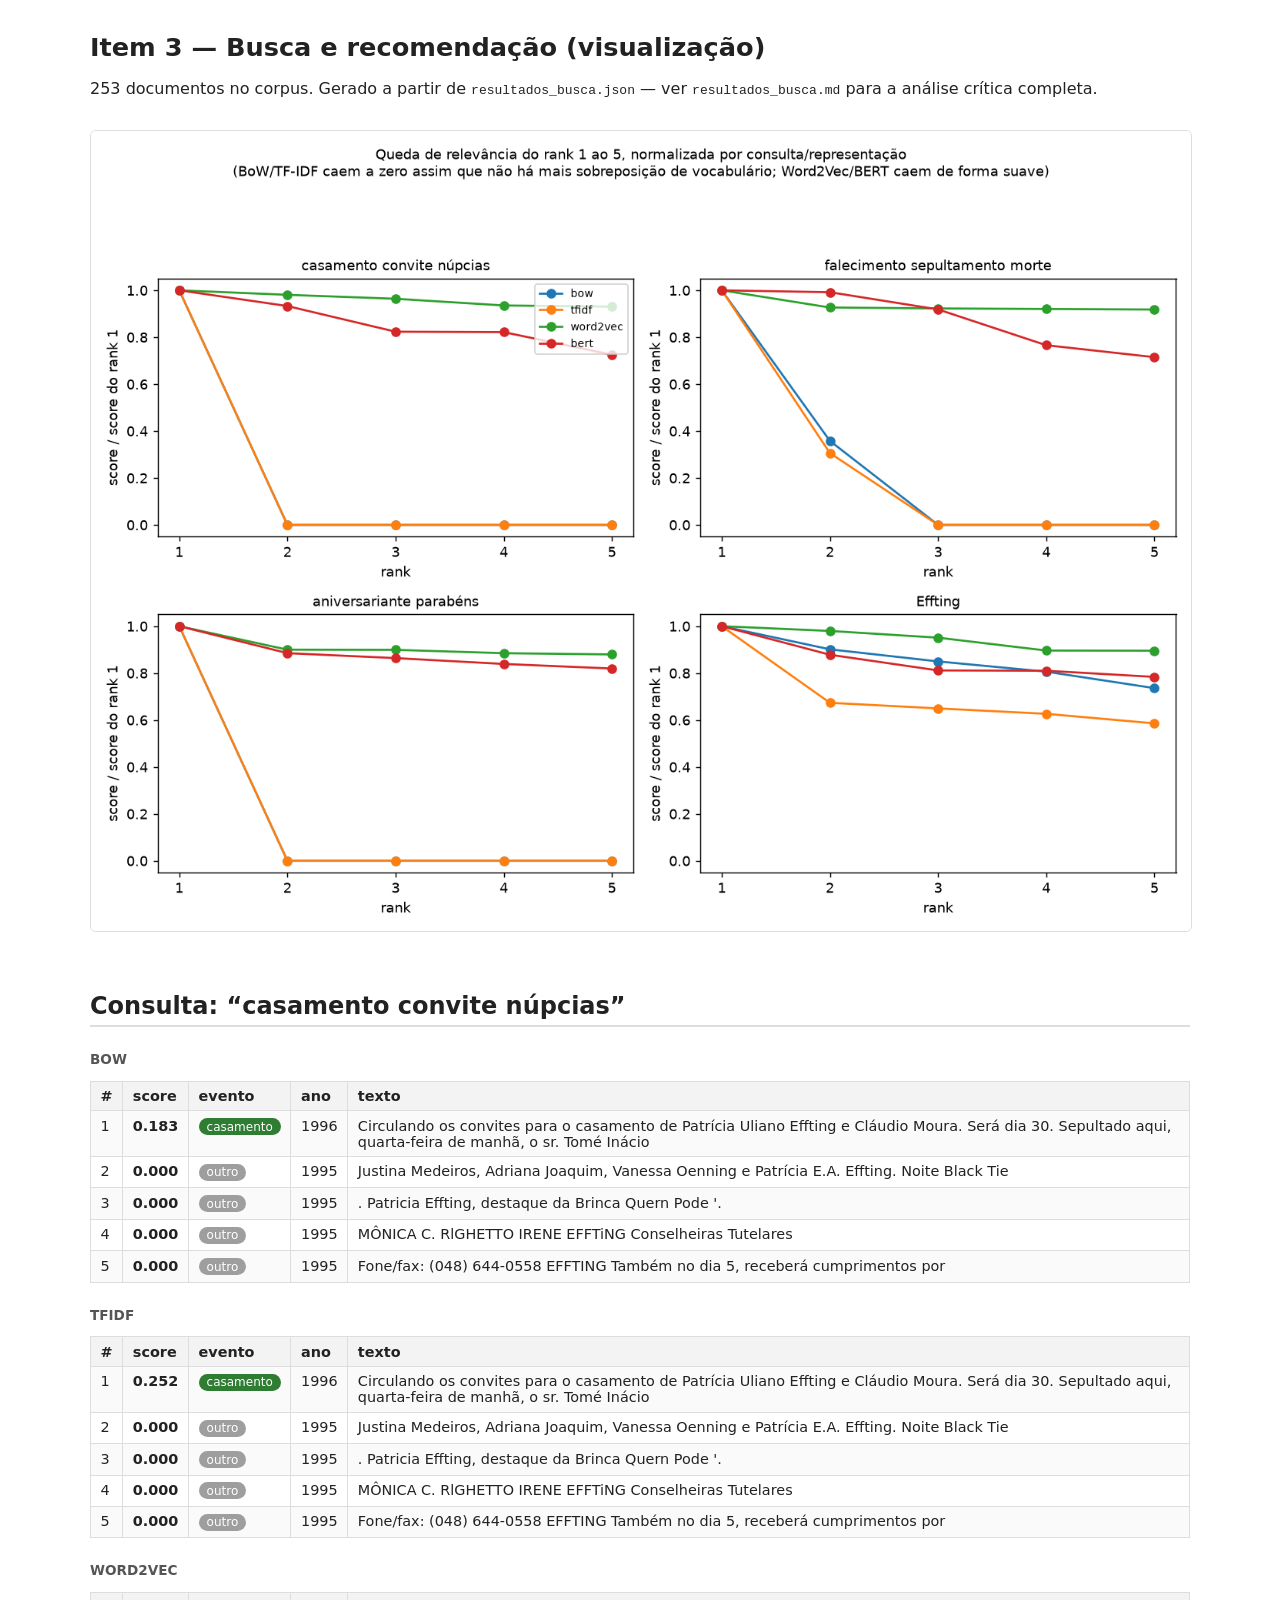
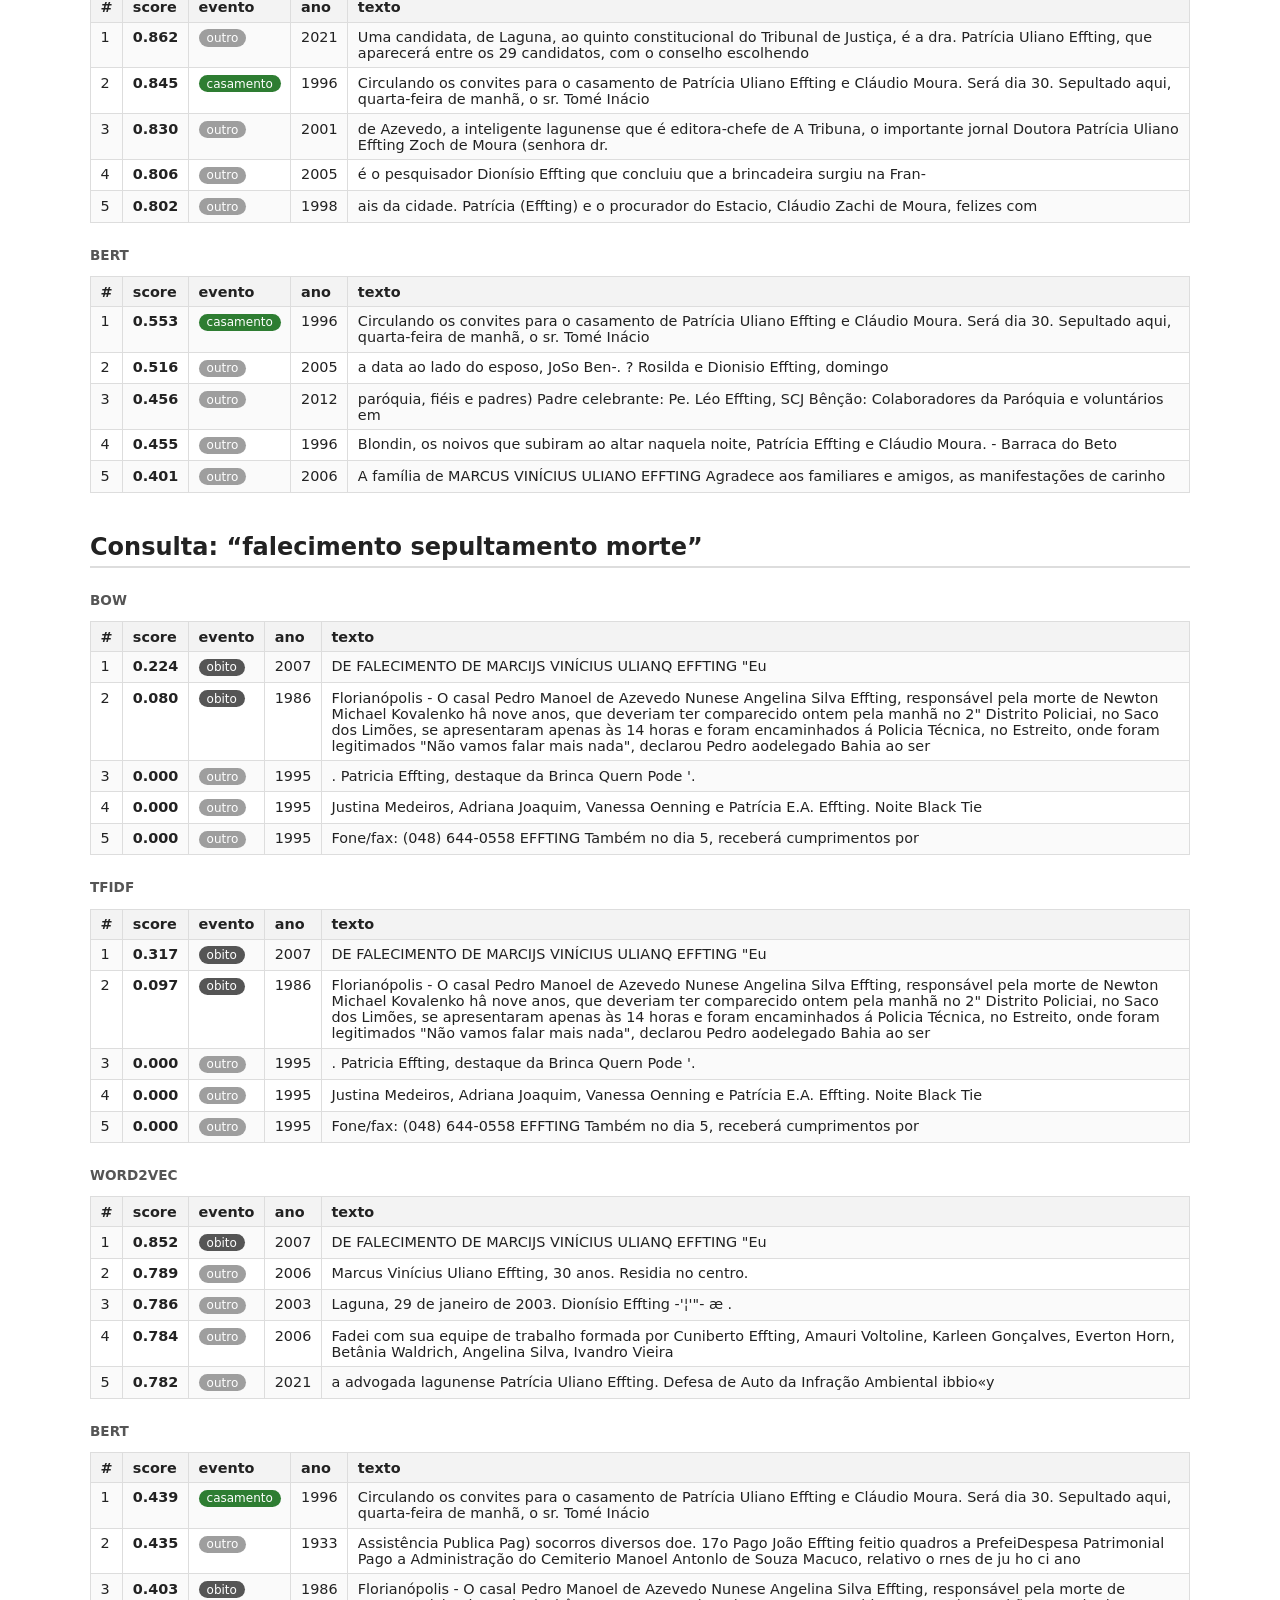
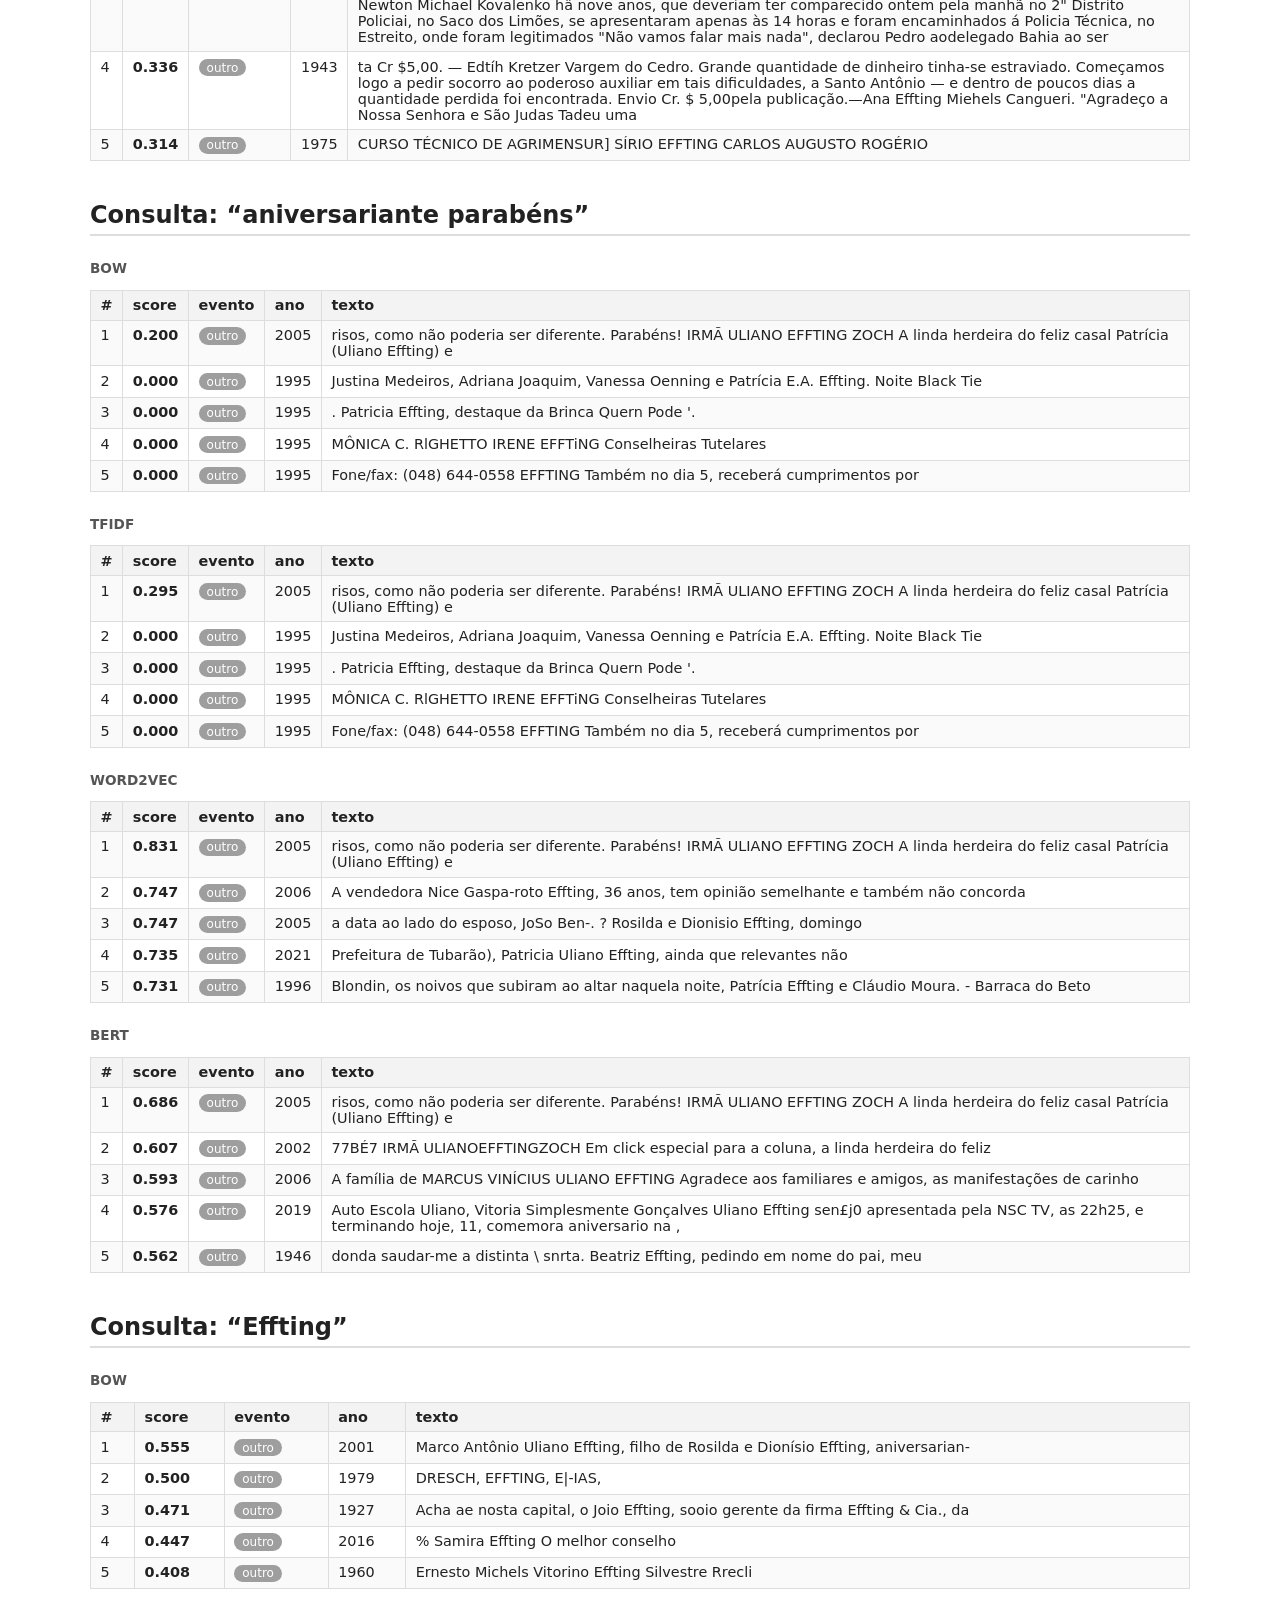
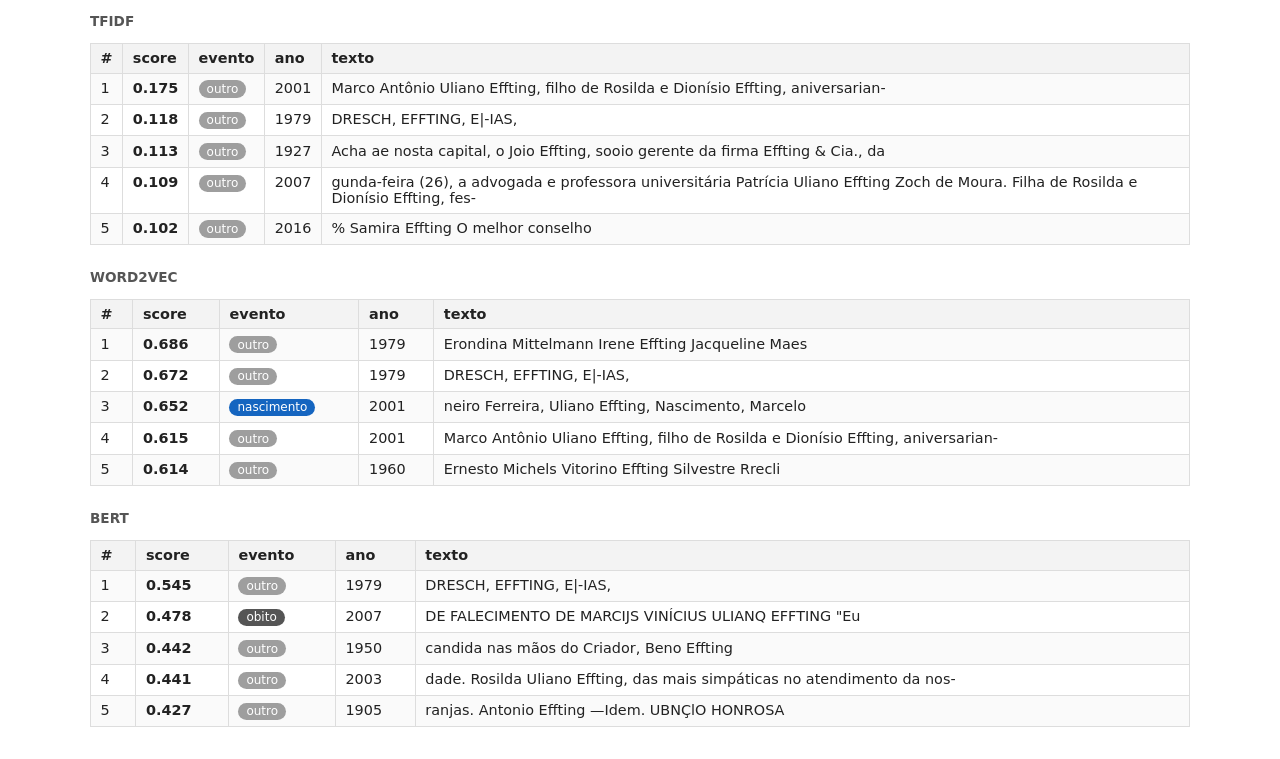
<file: trabalho_unidade3/relatorio_busca.html>
<!doctype html><html lang='pt-BR'><head><meta charset='utf-8'>
<title>Item 3 — Busca e recomendação</title>
<style>
body{font-family:system-ui,Arial,sans-serif;max-width:1100px;margin:2rem auto;padding:0 1rem;color:#222;}
h1{font-size:1.6rem} h2{margin-top:2.5rem;border-bottom:2px solid #ddd;padding-bottom:.3rem}
h3{margin-top:1.5rem;color:#444}
table{border-collapse:collapse;width:100%;margin-bottom:1rem;font-size:.9rem}
th,td{border:1px solid #ddd;padding:.4rem .6rem;text-align:left;vertical-align:top}
th{background:#f3f3f3}
tr:nth-child(even){background:#fafafa}
.badge{display:inline-block;padding:.1rem .5rem;border-radius:999px;color:#fff;font-size:.75rem}
.score{font-variant-numeric:tabular-nums;font-weight:600}
.rep{font-weight:700;text-transform:uppercase;font-size:.85rem;color:#555}
img{max-width:100%;border:1px solid #ddd;border-radius:6px;margin:1rem 0}
</style></head><body>
<h1>Item 3 — Busca e recomendação (visualização)</h1>
<p>253 documentos no corpus. Gerado a partir de <code>resultados_busca.json</code> — ver <code>resultados_busca.md</code> para a análise crítica completa.</p>
<img src='figuras/busca_queda_relevancia.png' alt='gráfico de queda de relevância'>
<h2>Consulta: “casamento convite núpcias”</h2>
<h3 class='rep'>bow</h3>
<table><tr><th>#</th><th>score</th><th>evento</th><th>ano</th><th>texto</th></tr>
<tr><td>1</td><td class='score'>0.183</td><td><span class='badge' style='background:#2e7d32'>casamento</span></td><td>1996</td><td>Circulando os convites para o casamento de Patrícia Uliano Effting e Cláudio Moura. Será dia 30. Sepultado aqui, quarta-feira de manhã, o sr. Tomé Inácio</td></tr>
<tr><td>2</td><td class='score'>0.000</td><td><span class='badge' style='background:#9e9e9e'>outro</span></td><td>1995</td><td>Justina Medeiros, Adriana Joaquim, Vanessa Oenning e Patrícia E.A. Effting. Noite Black Tie</td></tr>
<tr><td>3</td><td class='score'>0.000</td><td><span class='badge' style='background:#9e9e9e'>outro</span></td><td>1995</td><td>. Patricia Effting, destaque da Brinca Quern Pode &#x27;.</td></tr>
<tr><td>4</td><td class='score'>0.000</td><td><span class='badge' style='background:#9e9e9e'>outro</span></td><td>1995</td><td>MÔNICA C. RlGHETTO IRENE EFFTiNG Conselheiras Tutelares</td></tr>
<tr><td>5</td><td class='score'>0.000</td><td><span class='badge' style='background:#9e9e9e'>outro</span></td><td>1995</td><td>Fone/fax: (048) 644-0558 EFFTING Também no dia 5, receberá cumprimentos por</td></tr>
</table>
<h3 class='rep'>tfidf</h3>
<table><tr><th>#</th><th>score</th><th>evento</th><th>ano</th><th>texto</th></tr>
<tr><td>1</td><td class='score'>0.252</td><td><span class='badge' style='background:#2e7d32'>casamento</span></td><td>1996</td><td>Circulando os convites para o casamento de Patrícia Uliano Effting e Cláudio Moura. Será dia 30. Sepultado aqui, quarta-feira de manhã, o sr. Tomé Inácio</td></tr>
<tr><td>2</td><td class='score'>0.000</td><td><span class='badge' style='background:#9e9e9e'>outro</span></td><td>1995</td><td>Justina Medeiros, Adriana Joaquim, Vanessa Oenning e Patrícia E.A. Effting. Noite Black Tie</td></tr>
<tr><td>3</td><td class='score'>0.000</td><td><span class='badge' style='background:#9e9e9e'>outro</span></td><td>1995</td><td>. Patricia Effting, destaque da Brinca Quern Pode &#x27;.</td></tr>
<tr><td>4</td><td class='score'>0.000</td><td><span class='badge' style='background:#9e9e9e'>outro</span></td><td>1995</td><td>MÔNICA C. RlGHETTO IRENE EFFTiNG Conselheiras Tutelares</td></tr>
<tr><td>5</td><td class='score'>0.000</td><td><span class='badge' style='background:#9e9e9e'>outro</span></td><td>1995</td><td>Fone/fax: (048) 644-0558 EFFTING Também no dia 5, receberá cumprimentos por</td></tr>
</table>
<h3 class='rep'>word2vec</h3>
<table><tr><th>#</th><th>score</th><th>evento</th><th>ano</th><th>texto</th></tr>
<tr><td>1</td><td class='score'>0.862</td><td><span class='badge' style='background:#9e9e9e'>outro</span></td><td>2021</td><td>Uma candidata, de Laguna, ao quinto constitucional do Tribunal de Justiça, é a dra. Patrícia Uliano Effting, que aparecerá entre os 29 candidatos, com o conselho escolhendo</td></tr>
<tr><td>2</td><td class='score'>0.845</td><td><span class='badge' style='background:#2e7d32'>casamento</span></td><td>1996</td><td>Circulando os convites para o casamento de Patrícia Uliano Effting e Cláudio Moura. Será dia 30. Sepultado aqui, quarta-feira de manhã, o sr. Tomé Inácio</td></tr>
<tr><td>3</td><td class='score'>0.830</td><td><span class='badge' style='background:#9e9e9e'>outro</span></td><td>2001</td><td>de Azevedo, a inteligente lagunense que é editora-chefe de A Tribuna, o importante jornal Doutora Patrícia Uliano Effting Zoch de Moura (senhora dr.</td></tr>
<tr><td>4</td><td class='score'>0.806</td><td><span class='badge' style='background:#9e9e9e'>outro</span></td><td>2005</td><td>é o pesquisador Dionísio Effting que concluiu que a brincadeira surgiu na Fran-</td></tr>
<tr><td>5</td><td class='score'>0.802</td><td><span class='badge' style='background:#9e9e9e'>outro</span></td><td>1998</td><td>ais da cidade. Patrícia (Effting) e o procurador do Estacio, Cláudio Zachi de Moura, felizes com</td></tr>
</table>
<h3 class='rep'>bert</h3>
<table><tr><th>#</th><th>score</th><th>evento</th><th>ano</th><th>texto</th></tr>
<tr><td>1</td><td class='score'>0.553</td><td><span class='badge' style='background:#2e7d32'>casamento</span></td><td>1996</td><td>Circulando os convites para o casamento de Patrícia Uliano Effting e Cláudio Moura. Será dia 30. Sepultado aqui, quarta-feira de manhã, o sr. Tomé Inácio</td></tr>
<tr><td>2</td><td class='score'>0.516</td><td><span class='badge' style='background:#9e9e9e'>outro</span></td><td>2005</td><td>a data ao lado do esposo, JoSo Ben-. ? Rosilda e Dionisio Effting, domingo</td></tr>
<tr><td>3</td><td class='score'>0.456</td><td><span class='badge' style='background:#9e9e9e'>outro</span></td><td>2012</td><td>paróquia, fiéis e padres) Padre celebrante: Pe. Léo Effting, SCJ Bênção: Colaboradores da Paróquia e voluntários em</td></tr>
<tr><td>4</td><td class='score'>0.455</td><td><span class='badge' style='background:#9e9e9e'>outro</span></td><td>1996</td><td>Blondin, os noivos que subiram ao altar naquela noite, Patrícia Effting e Cláudio Moura. - Barraca do Beto</td></tr>
<tr><td>5</td><td class='score'>0.401</td><td><span class='badge' style='background:#9e9e9e'>outro</span></td><td>2006</td><td>A família de MARCUS VINÍCIUS ULIANO EFFTING Agradece aos familiares e amigos, as manifestações de carinho</td></tr>
</table>
<h2>Consulta: “falecimento sepultamento morte”</h2>
<h3 class='rep'>bow</h3>
<table><tr><th>#</th><th>score</th><th>evento</th><th>ano</th><th>texto</th></tr>
<tr><td>1</td><td class='score'>0.224</td><td><span class='badge' style='background:#555555'>obito</span></td><td>2007</td><td>DE FALECIMENTO DE MARCIJS VINÍCIUS ULIANQ EFFTING &quot;Eu</td></tr>
<tr><td>2</td><td class='score'>0.080</td><td><span class='badge' style='background:#555555'>obito</span></td><td>1986</td><td>Florianópolis - O casal Pedro Manoel de Azevedo Nunese Angelina Silva Effting, responsável pela morte de Newton Michael Kovalenko hâ nove anos, que deveriam ter comparecido ontem pela manhã no 2&quot; Distrito Policiai, no Saco dos Limões, se apresentaram apenas às 14 horas e foram encaminhados á Policia Técnica, no Estreito, onde foram legitimados &quot;Não vamos falar mais nada&quot;, declarou Pedro aodelegado Bahia ao ser</td></tr>
<tr><td>3</td><td class='score'>0.000</td><td><span class='badge' style='background:#9e9e9e'>outro</span></td><td>1995</td><td>. Patricia Effting, destaque da Brinca Quern Pode &#x27;.</td></tr>
<tr><td>4</td><td class='score'>0.000</td><td><span class='badge' style='background:#9e9e9e'>outro</span></td><td>1995</td><td>Justina Medeiros, Adriana Joaquim, Vanessa Oenning e Patrícia E.A. Effting. Noite Black Tie</td></tr>
<tr><td>5</td><td class='score'>0.000</td><td><span class='badge' style='background:#9e9e9e'>outro</span></td><td>1995</td><td>Fone/fax: (048) 644-0558 EFFTING Também no dia 5, receberá cumprimentos por</td></tr>
</table>
<h3 class='rep'>tfidf</h3>
<table><tr><th>#</th><th>score</th><th>evento</th><th>ano</th><th>texto</th></tr>
<tr><td>1</td><td class='score'>0.317</td><td><span class='badge' style='background:#555555'>obito</span></td><td>2007</td><td>DE FALECIMENTO DE MARCIJS VINÍCIUS ULIANQ EFFTING &quot;Eu</td></tr>
<tr><td>2</td><td class='score'>0.097</td><td><span class='badge' style='background:#555555'>obito</span></td><td>1986</td><td>Florianópolis - O casal Pedro Manoel de Azevedo Nunese Angelina Silva Effting, responsável pela morte de Newton Michael Kovalenko hâ nove anos, que deveriam ter comparecido ontem pela manhã no 2&quot; Distrito Policiai, no Saco dos Limões, se apresentaram apenas às 14 horas e foram encaminhados á Policia Técnica, no Estreito, onde foram legitimados &quot;Não vamos falar mais nada&quot;, declarou Pedro aodelegado Bahia ao ser</td></tr>
<tr><td>3</td><td class='score'>0.000</td><td><span class='badge' style='background:#9e9e9e'>outro</span></td><td>1995</td><td>. Patricia Effting, destaque da Brinca Quern Pode &#x27;.</td></tr>
<tr><td>4</td><td class='score'>0.000</td><td><span class='badge' style='background:#9e9e9e'>outro</span></td><td>1995</td><td>Justina Medeiros, Adriana Joaquim, Vanessa Oenning e Patrícia E.A. Effting. Noite Black Tie</td></tr>
<tr><td>5</td><td class='score'>0.000</td><td><span class='badge' style='background:#9e9e9e'>outro</span></td><td>1995</td><td>Fone/fax: (048) 644-0558 EFFTING Também no dia 5, receberá cumprimentos por</td></tr>
</table>
<h3 class='rep'>word2vec</h3>
<table><tr><th>#</th><th>score</th><th>evento</th><th>ano</th><th>texto</th></tr>
<tr><td>1</td><td class='score'>0.852</td><td><span class='badge' style='background:#555555'>obito</span></td><td>2007</td><td>DE FALECIMENTO DE MARCIJS VINÍCIUS ULIANQ EFFTING &quot;Eu</td></tr>
<tr><td>2</td><td class='score'>0.789</td><td><span class='badge' style='background:#9e9e9e'>outro</span></td><td>2006</td><td>Marcus Vinícius Uliano Effting, 30 anos. Residia no centro.</td></tr>
<tr><td>3</td><td class='score'>0.786</td><td><span class='badge' style='background:#9e9e9e'>outro</span></td><td>2003</td><td>Laguna, 29 de janeiro de 2003. Dionísio Effting -&#x27;¦&#x27;&quot;- æ .</td></tr>
<tr><td>4</td><td class='score'>0.784</td><td><span class='badge' style='background:#9e9e9e'>outro</span></td><td>2006</td><td>Fadei com sua equipe de trabalho formada por Cuniberto Effting, Amauri Voltoline, Karleen Gonçalves, Everton Horn, Betânia Waldrich, Angelina Silva, Ivandro Vieira</td></tr>
<tr><td>5</td><td class='score'>0.782</td><td><span class='badge' style='background:#9e9e9e'>outro</span></td><td>2021</td><td>a advogada lagunense Patrícia Uliano Effting. Defesa de Auto da Infração Ambiental ibbio«y</td></tr>
</table>
<h3 class='rep'>bert</h3>
<table><tr><th>#</th><th>score</th><th>evento</th><th>ano</th><th>texto</th></tr>
<tr><td>1</td><td class='score'>0.439</td><td><span class='badge' style='background:#2e7d32'>casamento</span></td><td>1996</td><td>Circulando os convites para o casamento de Patrícia Uliano Effting e Cláudio Moura. Será dia 30. Sepultado aqui, quarta-feira de manhã, o sr. Tomé Inácio</td></tr>
<tr><td>2</td><td class='score'>0.435</td><td><span class='badge' style='background:#9e9e9e'>outro</span></td><td>1933</td><td>Assistência Publica Pag) socorros diversos doe. 17o Pago João Effting feitio quadros a PrefeiDespesa Patrimonial Pago a Administração do Cemiterio Manoel Antonlo de Souza Macuco, relativo o rnes de ju ho ci ano</td></tr>
<tr><td>3</td><td class='score'>0.403</td><td><span class='badge' style='background:#555555'>obito</span></td><td>1986</td><td>Florianópolis - O casal Pedro Manoel de Azevedo Nunese Angelina Silva Effting, responsável pela morte de Newton Michael Kovalenko hâ nove anos, que deveriam ter comparecido ontem pela manhã no 2&quot; Distrito Policiai, no Saco dos Limões, se apresentaram apenas às 14 horas e foram encaminhados á Policia Técnica, no Estreito, onde foram legitimados &quot;Não vamos falar mais nada&quot;, declarou Pedro aodelegado Bahia ao ser</td></tr>
<tr><td>4</td><td class='score'>0.336</td><td><span class='badge' style='background:#9e9e9e'>outro</span></td><td>1943</td><td>ta Cr $5,00. — Edtíh Kretzer Vargem do Cedro. Grande quantidade de dinheiro tinha-se estraviado. Começamos logo a pedir socorro ao poderoso auxiliar em tais dificuldades, a Santo Antônio — e dentro de poucos dias a quantidade perdida foi encontrada. Envio Cr. $ 5,00pela publicação.—Ana Effting Miehels Cangueri. &quot;Agradeço a Nossa Senhora e São Judas Tadeu uma</td></tr>
<tr><td>5</td><td class='score'>0.314</td><td><span class='badge' style='background:#9e9e9e'>outro</span></td><td>1975</td><td>CURSO TÉCNICO DE AGRIMENSUR] SÍRIO EFFTING CARLOS AUGUSTO ROGÉRIO</td></tr>
</table>
<h2>Consulta: “aniversariante parabéns”</h2>
<h3 class='rep'>bow</h3>
<table><tr><th>#</th><th>score</th><th>evento</th><th>ano</th><th>texto</th></tr>
<tr><td>1</td><td class='score'>0.200</td><td><span class='badge' style='background:#9e9e9e'>outro</span></td><td>2005</td><td>risos, como não poderia ser diferente. Parabéns! IRMÃ ULIANO EFFTING ZOCH A linda herdeira do feliz casal Patrícia (Uliano Effting) e</td></tr>
<tr><td>2</td><td class='score'>0.000</td><td><span class='badge' style='background:#9e9e9e'>outro</span></td><td>1995</td><td>Justina Medeiros, Adriana Joaquim, Vanessa Oenning e Patrícia E.A. Effting. Noite Black Tie</td></tr>
<tr><td>3</td><td class='score'>0.000</td><td><span class='badge' style='background:#9e9e9e'>outro</span></td><td>1995</td><td>. Patricia Effting, destaque da Brinca Quern Pode &#x27;.</td></tr>
<tr><td>4</td><td class='score'>0.000</td><td><span class='badge' style='background:#9e9e9e'>outro</span></td><td>1995</td><td>MÔNICA C. RlGHETTO IRENE EFFTiNG Conselheiras Tutelares</td></tr>
<tr><td>5</td><td class='score'>0.000</td><td><span class='badge' style='background:#9e9e9e'>outro</span></td><td>1995</td><td>Fone/fax: (048) 644-0558 EFFTING Também no dia 5, receberá cumprimentos por</td></tr>
</table>
<h3 class='rep'>tfidf</h3>
<table><tr><th>#</th><th>score</th><th>evento</th><th>ano</th><th>texto</th></tr>
<tr><td>1</td><td class='score'>0.295</td><td><span class='badge' style='background:#9e9e9e'>outro</span></td><td>2005</td><td>risos, como não poderia ser diferente. Parabéns! IRMÃ ULIANO EFFTING ZOCH A linda herdeira do feliz casal Patrícia (Uliano Effting) e</td></tr>
<tr><td>2</td><td class='score'>0.000</td><td><span class='badge' style='background:#9e9e9e'>outro</span></td><td>1995</td><td>Justina Medeiros, Adriana Joaquim, Vanessa Oenning e Patrícia E.A. Effting. Noite Black Tie</td></tr>
<tr><td>3</td><td class='score'>0.000</td><td><span class='badge' style='background:#9e9e9e'>outro</span></td><td>1995</td><td>. Patricia Effting, destaque da Brinca Quern Pode &#x27;.</td></tr>
<tr><td>4</td><td class='score'>0.000</td><td><span class='badge' style='background:#9e9e9e'>outro</span></td><td>1995</td><td>MÔNICA C. RlGHETTO IRENE EFFTiNG Conselheiras Tutelares</td></tr>
<tr><td>5</td><td class='score'>0.000</td><td><span class='badge' style='background:#9e9e9e'>outro</span></td><td>1995</td><td>Fone/fax: (048) 644-0558 EFFTING Também no dia 5, receberá cumprimentos por</td></tr>
</table>
<h3 class='rep'>word2vec</h3>
<table><tr><th>#</th><th>score</th><th>evento</th><th>ano</th><th>texto</th></tr>
<tr><td>1</td><td class='score'>0.831</td><td><span class='badge' style='background:#9e9e9e'>outro</span></td><td>2005</td><td>risos, como não poderia ser diferente. Parabéns! IRMÃ ULIANO EFFTING ZOCH A linda herdeira do feliz casal Patrícia (Uliano Effting) e</td></tr>
<tr><td>2</td><td class='score'>0.747</td><td><span class='badge' style='background:#9e9e9e'>outro</span></td><td>2006</td><td>A vendedora Nice Gaspa-roto Effting, 36 anos, tem opinião semelhante e também não concorda</td></tr>
<tr><td>3</td><td class='score'>0.747</td><td><span class='badge' style='background:#9e9e9e'>outro</span></td><td>2005</td><td>a data ao lado do esposo, JoSo Ben-. ? Rosilda e Dionisio Effting, domingo</td></tr>
<tr><td>4</td><td class='score'>0.735</td><td><span class='badge' style='background:#9e9e9e'>outro</span></td><td>2021</td><td>Prefeitura de Tubarão), Patricia Uliano Effting, ainda que relevantes não</td></tr>
<tr><td>5</td><td class='score'>0.731</td><td><span class='badge' style='background:#9e9e9e'>outro</span></td><td>1996</td><td>Blondin, os noivos que subiram ao altar naquela noite, Patrícia Effting e Cláudio Moura. - Barraca do Beto</td></tr>
</table>
<h3 class='rep'>bert</h3>
<table><tr><th>#</th><th>score</th><th>evento</th><th>ano</th><th>texto</th></tr>
<tr><td>1</td><td class='score'>0.686</td><td><span class='badge' style='background:#9e9e9e'>outro</span></td><td>2005</td><td>risos, como não poderia ser diferente. Parabéns! IRMÃ ULIANO EFFTING ZOCH A linda herdeira do feliz casal Patrícia (Uliano Effting) e</td></tr>
<tr><td>2</td><td class='score'>0.607</td><td><span class='badge' style='background:#9e9e9e'>outro</span></td><td>2002</td><td>77BÉ7 IRMÃ ULIANOEFFTINGZOCH Em click especial para a coluna, a linda herdeira do feliz</td></tr>
<tr><td>3</td><td class='score'>0.593</td><td><span class='badge' style='background:#9e9e9e'>outro</span></td><td>2006</td><td>A família de MARCUS VINÍCIUS ULIANO EFFTING Agradece aos familiares e amigos, as manifestações de carinho</td></tr>
<tr><td>4</td><td class='score'>0.576</td><td><span class='badge' style='background:#9e9e9e'>outro</span></td><td>2019</td><td>Auto Escola Uliano, Vitoria Simplesmente Gonçalves Uliano Effting sen£j0 apresentada pela NSC TV, as 22h25, e terminando hoje, 11, comemora aniversario na ,</td></tr>
<tr><td>5</td><td class='score'>0.562</td><td><span class='badge' style='background:#9e9e9e'>outro</span></td><td>1946</td><td>donda saudar-me a distinta \ snrta. Beatriz Effting, pedindo em nome do pai, meu</td></tr>
</table>
<h2>Consulta: “Effting”</h2>
<h3 class='rep'>bow</h3>
<table><tr><th>#</th><th>score</th><th>evento</th><th>ano</th><th>texto</th></tr>
<tr><td>1</td><td class='score'>0.555</td><td><span class='badge' style='background:#9e9e9e'>outro</span></td><td>2001</td><td>Marco Antônio Uliano Effting, filho de Rosilda e Dionísio Effting, aniversarian-</td></tr>
<tr><td>2</td><td class='score'>0.500</td><td><span class='badge' style='background:#9e9e9e'>outro</span></td><td>1979</td><td>DRESCH, EFFTING, E|-IAS,</td></tr>
<tr><td>3</td><td class='score'>0.471</td><td><span class='badge' style='background:#9e9e9e'>outro</span></td><td>1927</td><td>Acha ae nosta capital, o Joio Effting, sooio gerente da firma Effting &amp; Cia., da</td></tr>
<tr><td>4</td><td class='score'>0.447</td><td><span class='badge' style='background:#9e9e9e'>outro</span></td><td>2016</td><td>% Samira Effting O melhor conselho</td></tr>
<tr><td>5</td><td class='score'>0.408</td><td><span class='badge' style='background:#9e9e9e'>outro</span></td><td>1960</td><td>Ernesto Michels Vitorino Effting Silvestre Rrecli</td></tr>
</table>
<h3 class='rep'>tfidf</h3>
<table><tr><th>#</th><th>score</th><th>evento</th><th>ano</th><th>texto</th></tr>
<tr><td>1</td><td class='score'>0.175</td><td><span class='badge' style='background:#9e9e9e'>outro</span></td><td>2001</td><td>Marco Antônio Uliano Effting, filho de Rosilda e Dionísio Effting, aniversarian-</td></tr>
<tr><td>2</td><td class='score'>0.118</td><td><span class='badge' style='background:#9e9e9e'>outro</span></td><td>1979</td><td>DRESCH, EFFTING, E|-IAS,</td></tr>
<tr><td>3</td><td class='score'>0.113</td><td><span class='badge' style='background:#9e9e9e'>outro</span></td><td>1927</td><td>Acha ae nosta capital, o Joio Effting, sooio gerente da firma Effting &amp; Cia., da</td></tr>
<tr><td>4</td><td class='score'>0.109</td><td><span class='badge' style='background:#9e9e9e'>outro</span></td><td>2007</td><td>gunda-feira (26), a advogada e professora universitária Patrícia Uliano Effting Zoch de Moura. Filha de Rosilda e Dionísio Effting, fes-</td></tr>
<tr><td>5</td><td class='score'>0.102</td><td><span class='badge' style='background:#9e9e9e'>outro</span></td><td>2016</td><td>% Samira Effting O melhor conselho</td></tr>
</table>
<h3 class='rep'>word2vec</h3>
<table><tr><th>#</th><th>score</th><th>evento</th><th>ano</th><th>texto</th></tr>
<tr><td>1</td><td class='score'>0.686</td><td><span class='badge' style='background:#9e9e9e'>outro</span></td><td>1979</td><td>Erondina Mittelmann Irene Effting Jacqueline Maes</td></tr>
<tr><td>2</td><td class='score'>0.672</td><td><span class='badge' style='background:#9e9e9e'>outro</span></td><td>1979</td><td>DRESCH, EFFTING, E|-IAS,</td></tr>
<tr><td>3</td><td class='score'>0.652</td><td><span class='badge' style='background:#1565c0'>nascimento</span></td><td>2001</td><td>neiro Ferreira, Uliano Effting, Nascimento, Marcelo</td></tr>
<tr><td>4</td><td class='score'>0.615</td><td><span class='badge' style='background:#9e9e9e'>outro</span></td><td>2001</td><td>Marco Antônio Uliano Effting, filho de Rosilda e Dionísio Effting, aniversarian-</td></tr>
<tr><td>5</td><td class='score'>0.614</td><td><span class='badge' style='background:#9e9e9e'>outro</span></td><td>1960</td><td>Ernesto Michels Vitorino Effting Silvestre Rrecli</td></tr>
</table>
<h3 class='rep'>bert</h3>
<table><tr><th>#</th><th>score</th><th>evento</th><th>ano</th><th>texto</th></tr>
<tr><td>1</td><td class='score'>0.545</td><td><span class='badge' style='background:#9e9e9e'>outro</span></td><td>1979</td><td>DRESCH, EFFTING, E|-IAS,</td></tr>
<tr><td>2</td><td class='score'>0.478</td><td><span class='badge' style='background:#555555'>obito</span></td><td>2007</td><td>DE FALECIMENTO DE MARCIJS VINÍCIUS ULIANQ EFFTING &quot;Eu</td></tr>
<tr><td>3</td><td class='score'>0.442</td><td><span class='badge' style='background:#9e9e9e'>outro</span></td><td>1950</td><td>candida nas mãos do Criador, Beno Effting</td></tr>
<tr><td>4</td><td class='score'>0.441</td><td><span class='badge' style='background:#9e9e9e'>outro</span></td><td>2003</td><td>dade. Rosilda Uliano Effting, das mais simpáticas no atendimento da nos-</td></tr>
<tr><td>5</td><td class='score'>0.427</td><td><span class='badge' style='background:#9e9e9e'>outro</span></td><td>1905</td><td>ranjas. Antonio Effting —Idem. UBNÇlO HONROSA</td></tr>
</table>
</body></html>
</file>
